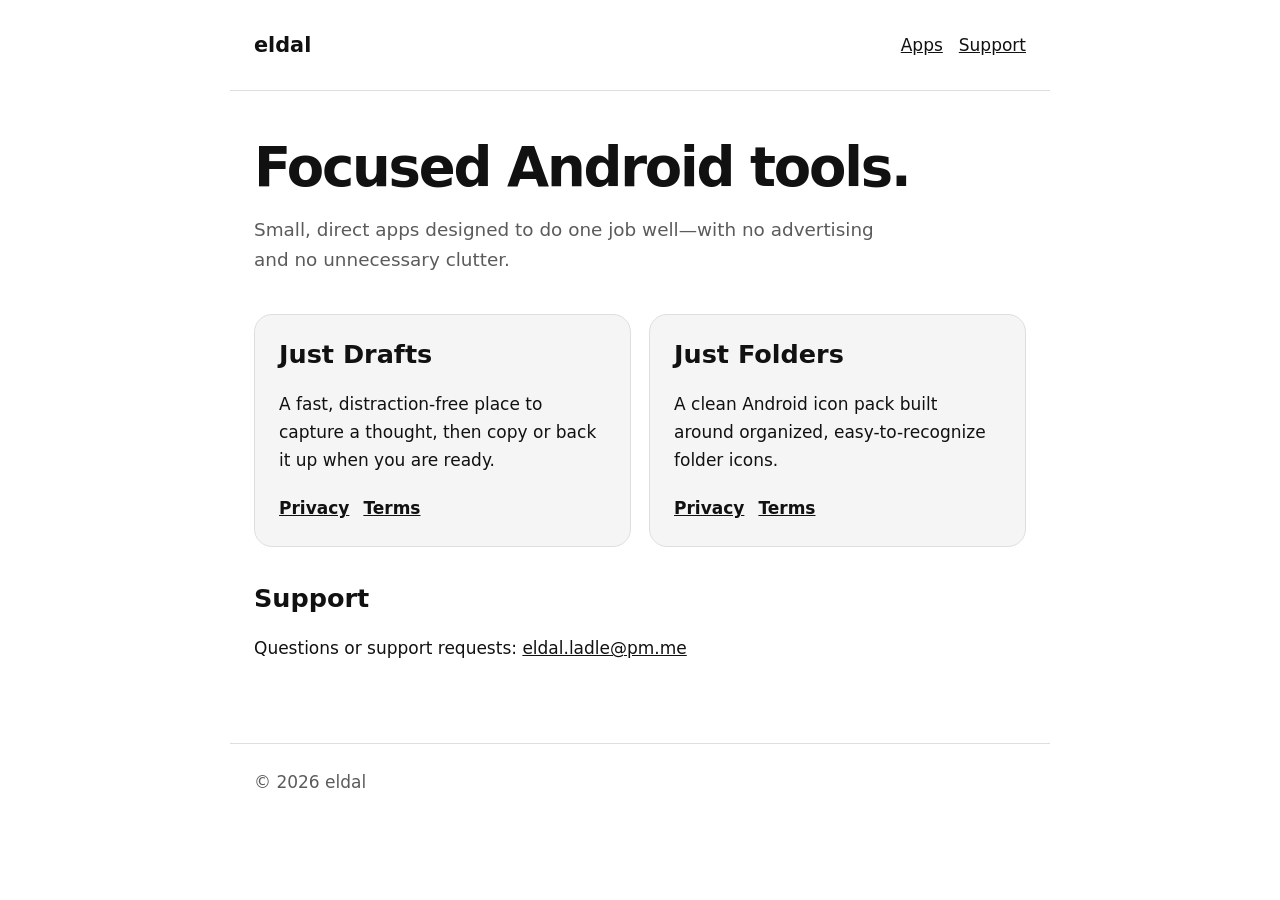
<file: index.html>
<!doctype html>
<html lang="en"><head><meta charset="utf-8"><meta name="viewport" content="width=device-width,initial-scale=1"><title>eldal Android apps</title><meta name="description" content="Official information and policies for Android apps published by eldal."><link rel="stylesheet" href="styles.css"></head>
<body><header><a class="brand" href="index.html">eldal</a><nav><a href="#apps">Apps</a><a href="mailto:eldal.ladle@pm.me">Support</a></nav></header>
<main><h1>Focused Android tools.</h1><p class="lede">Small, direct apps designed to do one job well—with no advertising and no unnecessary clutter.</p>
<section id="apps" class="apps">
<article class="card"><h2>Just Drafts</h2><p>A fast, distraction-free place to capture a thought, then copy or back it up when you are ready.</p><div class="links"><a href="just-drafts/privacy.html">Privacy</a><a href="just-drafts/terms.html">Terms</a></div></article>
<article class="card"><h2>Just Folders</h2><p>A clean Android icon pack built around organized, easy-to-recognize folder icons.</p><div class="links"><a href="just-folders/privacy.html">Privacy</a><a href="just-folders/terms.html">Terms</a></div></article>
</section>
<h2>Support</h2><p>Questions or support requests: <a href="mailto:eldal.ladle@pm.me">eldal.ladle@pm.me</a></p></main>
<footer>© 2026 eldal</footer></body></html>
</file>
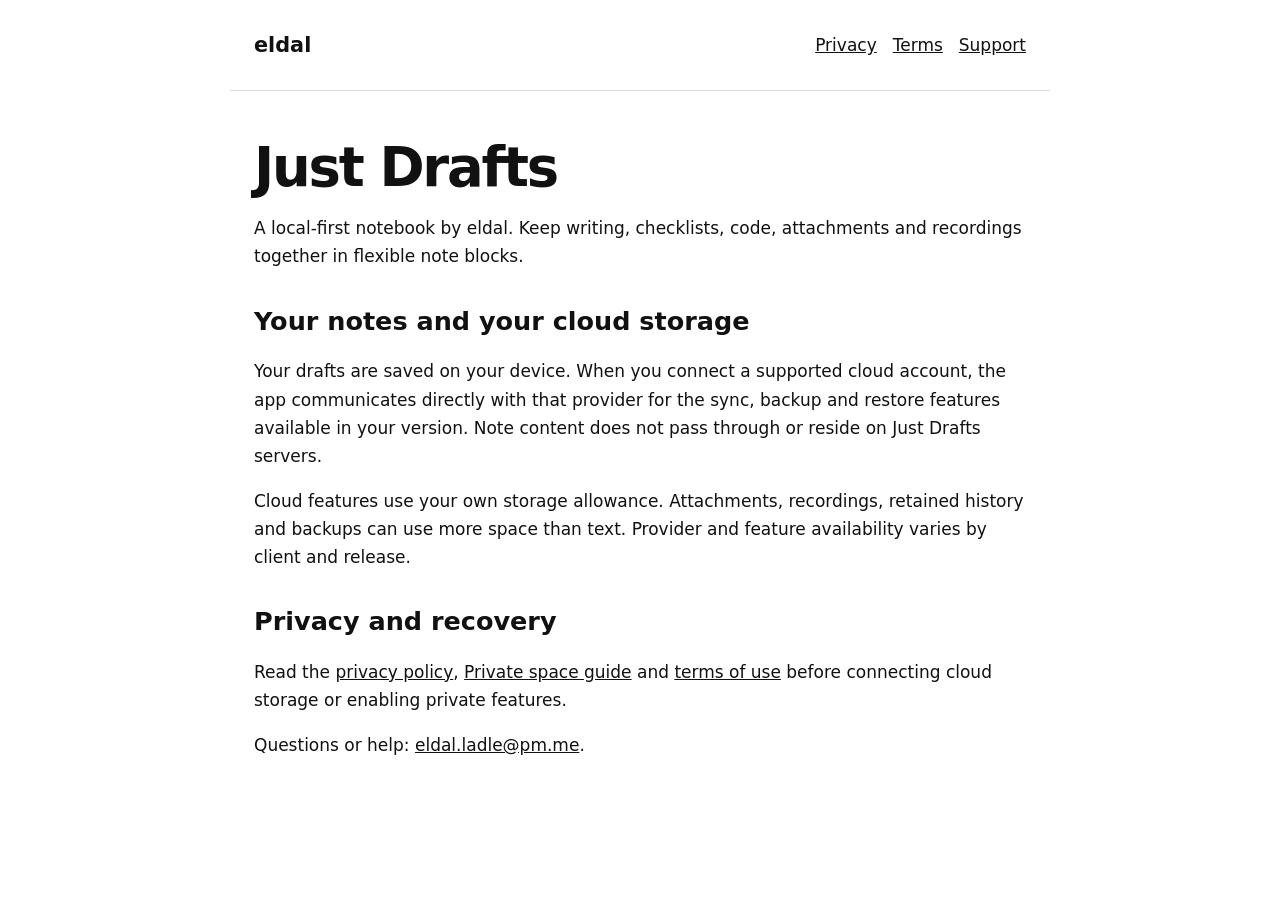
<file: just-drafts/index.html>
<!doctype html><html lang="en"><head><meta charset="utf-8"><meta name="viewport" content="width=device-width,initial-scale=1"><title>Just Drafts by eldal</title><link rel="stylesheet" href="../styles.css"></head><body><header><a class="brand" href="../index.html">eldal</a><nav><a href="privacy.html">Privacy</a><a href="terms.html">Terms</a><a href="mailto:eldal.ladle@pm.me">Support</a></nav></header><main><h1>Just Drafts</h1><p>A local-first notebook by eldal. Keep writing, checklists, code, attachments and recordings together in flexible note blocks.</p><h2>Your notes and your cloud storage</h2><p>Your drafts are saved on your device. When you connect a supported cloud account, the app communicates directly with that provider for the sync, backup and restore features available in your version. Note content does not pass through or reside on Just Drafts servers.</p><p>Cloud features use your own storage allowance. Attachments, recordings, retained history and backups can use more space than text. Provider and feature availability varies by client and release.</p><h2>Privacy and recovery</h2><p>Read the <a href="privacy.html">privacy policy</a>, <a href="private-space.html">Private space guide</a> and <a href="terms.html">terms of use</a> before connecting cloud storage or enabling private features.</p><p>Questions or help: <a href="mailto:eldal.ladle@pm.me">eldal.ladle@pm.me</a>.</p></main></body></html>
</file>
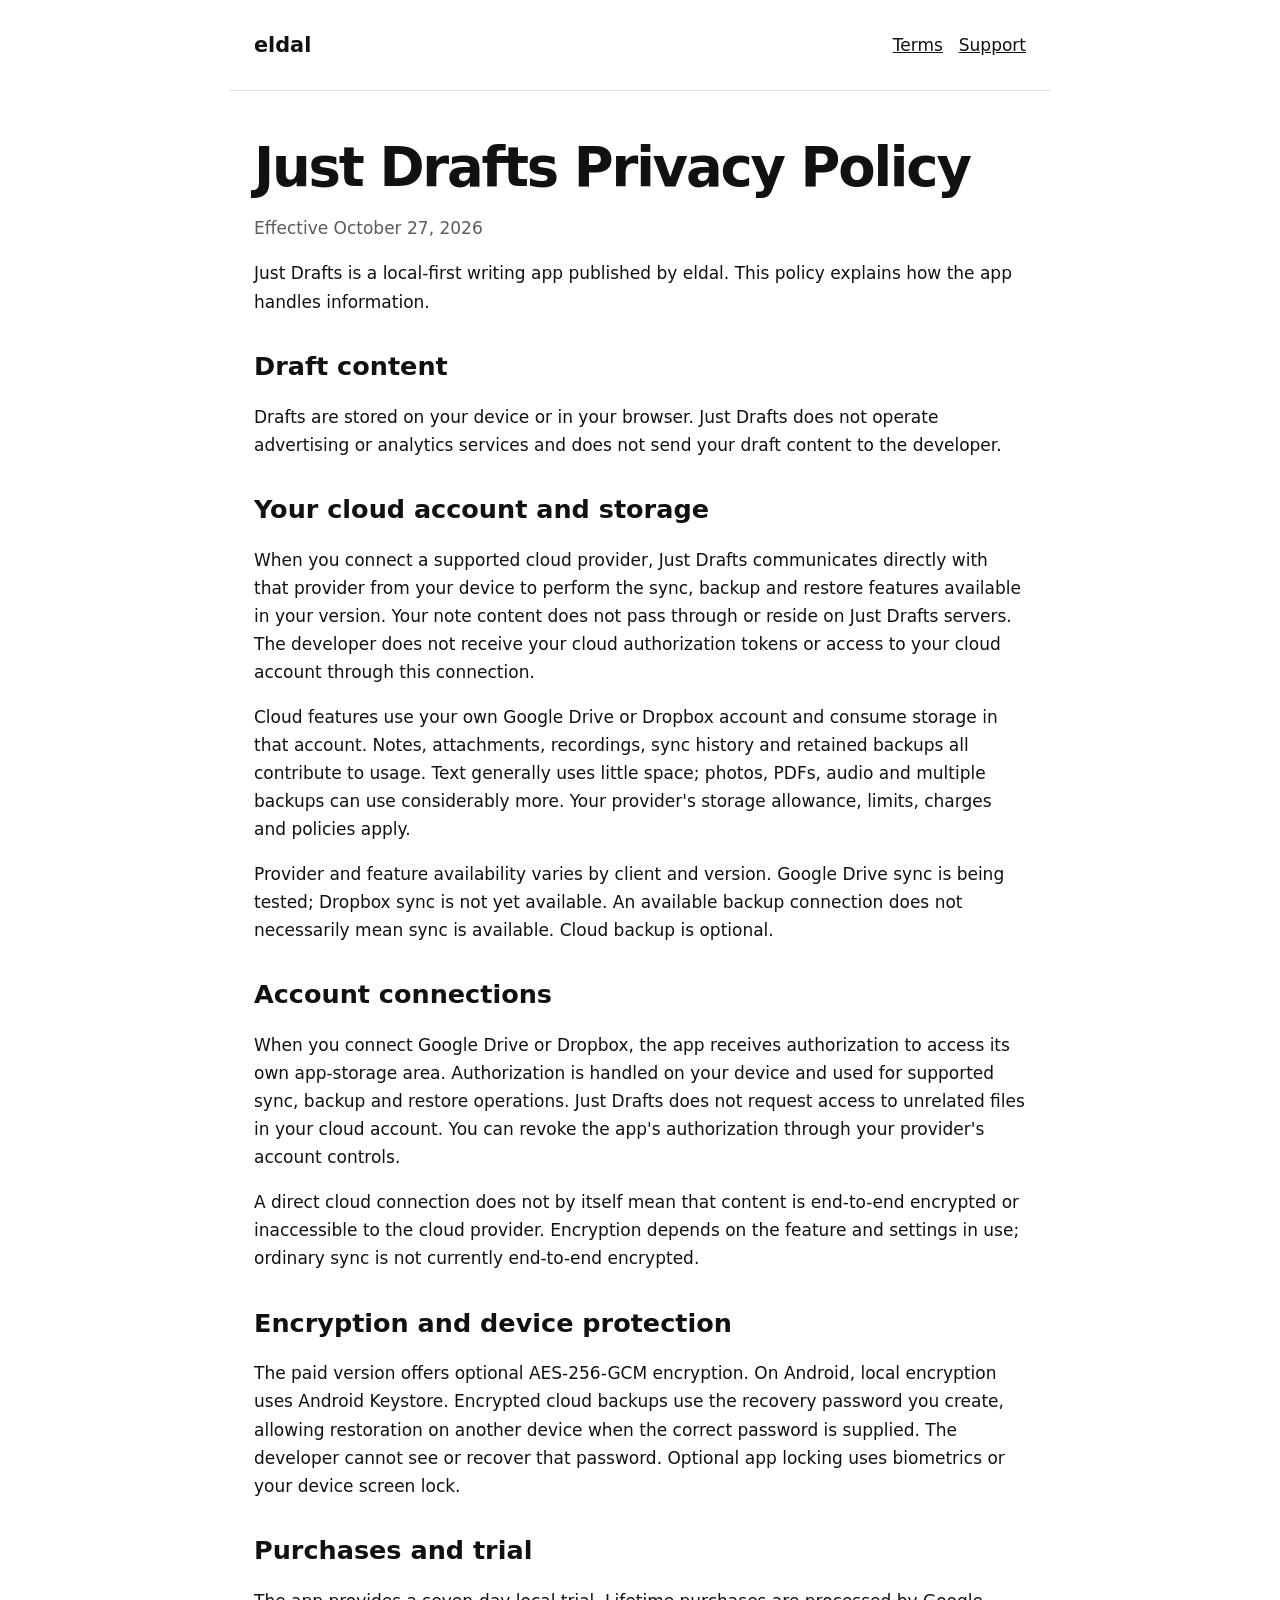
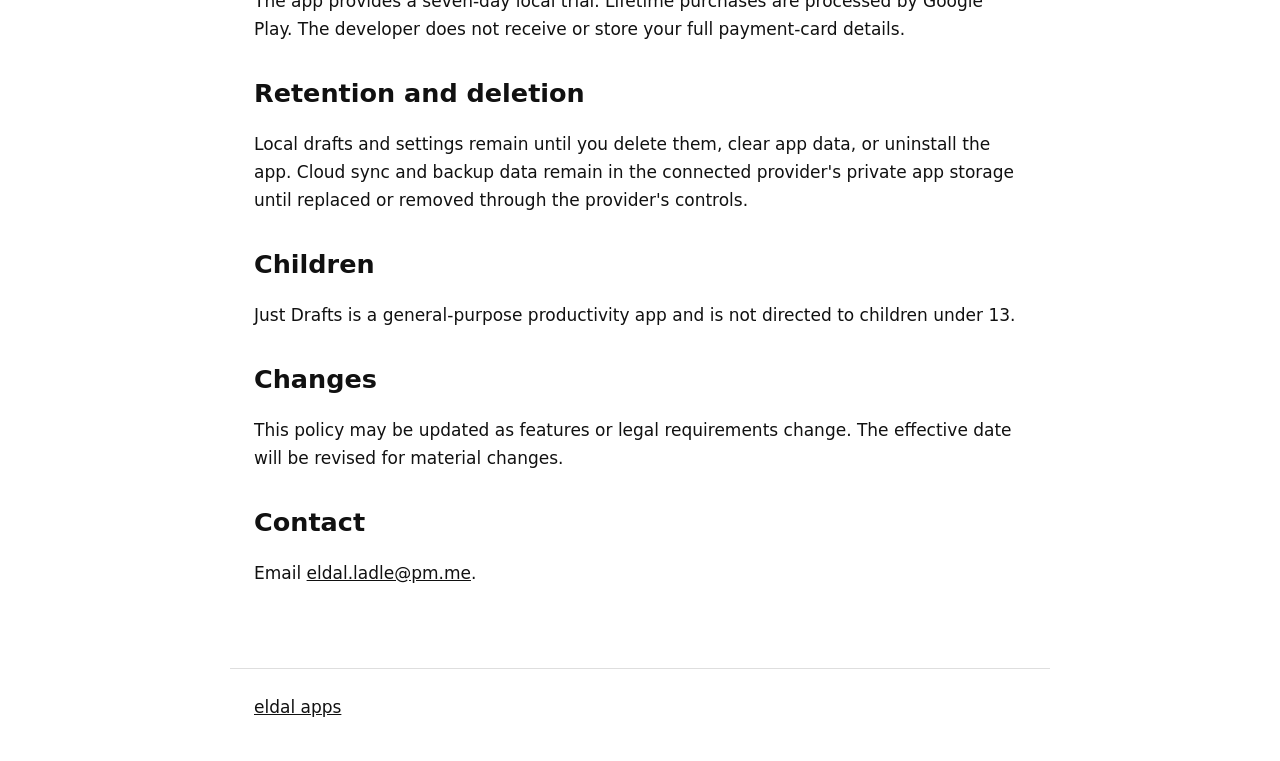
<file: just-drafts/privacy.html>
<!doctype html><html lang="en"><head><meta charset="utf-8"><meta name="viewport" content="width=device-width,initial-scale=1"><title>Just Drafts Privacy Policy</title><link rel="stylesheet" href="../styles.css"></head>
<body><header><a class="brand" href="../index.html">eldal</a><nav><a href="terms.html">Terms</a><a href="mailto:eldal.ladle@pm.me">Support</a></nav></header><main>
<h1>Just Drafts Privacy Policy</h1><p class="date">Effective October 27, 2026</p><p>Just Drafts is a local-first writing app published by eldal. This policy explains how the app handles information.</p>
<h2>Draft content</h2><p>Drafts are stored on your device or in your browser. Just Drafts does not operate advertising or analytics services and does not send your draft content to the developer.</p>
<h2>Your cloud account and storage</h2><p>When you connect a supported cloud provider, Just Drafts communicates directly with that provider from your device to perform the sync, backup and restore features available in your version. Your note content does not pass through or reside on Just Drafts servers. The developer does not receive your cloud authorization tokens or access to your cloud account through this connection.</p><p>Cloud features use your own Google Drive or Dropbox account and consume storage in that account. Notes, attachments, recordings, sync history and retained backups all contribute to usage. Text generally uses little space; photos, PDFs, audio and multiple backups can use considerably more. Your provider's storage allowance, limits, charges and policies apply.</p><p>Provider and feature availability varies by client and version. Google Drive sync is being tested; Dropbox sync is not yet available. An available backup connection does not necessarily mean sync is available. Cloud backup is optional.</p>
<h2>Account connections</h2><p>When you connect Google Drive or Dropbox, the app receives authorization to access its own app-storage area. Authorization is handled on your device and used for supported sync, backup and restore operations. Just Drafts does not request access to unrelated files in your cloud account. You can revoke the app's authorization through your provider's account controls.</p><p>A direct cloud connection does not by itself mean that content is end-to-end encrypted or inaccessible to the cloud provider. Encryption depends on the feature and settings in use; ordinary sync is not currently end-to-end encrypted.</p>
<h2>Encryption and device protection</h2><p>The paid version offers optional AES-256-GCM encryption. On Android, local encryption uses Android Keystore. Encrypted cloud backups use the recovery password you create, allowing restoration on another device when the correct password is supplied. The developer cannot see or recover that password. Optional app locking uses biometrics or your device screen lock.</p>
<h2>Purchases and trial</h2><p>The app provides a seven-day local trial. Lifetime purchases are processed by Google Play. The developer does not receive or store your full payment-card details.</p>
<h2>Retention and deletion</h2><p>Local drafts and settings remain until you delete them, clear app data, or uninstall the app. Cloud sync and backup data remain in the connected provider's private app storage until replaced or removed through the provider's controls.</p>
<h2>Children</h2><p>Just Drafts is a general-purpose productivity app and is not directed to children under 13.</p>
<h2>Changes</h2><p>This policy may be updated as features or legal requirements change. The effective date will be revised for material changes.</p>
<h2>Contact</h2><p>Email <a href="mailto:eldal.ladle@pm.me">eldal.ladle@pm.me</a>.</p></main><footer><a href="../index.html">eldal apps</a></footer></body></html>
</file>
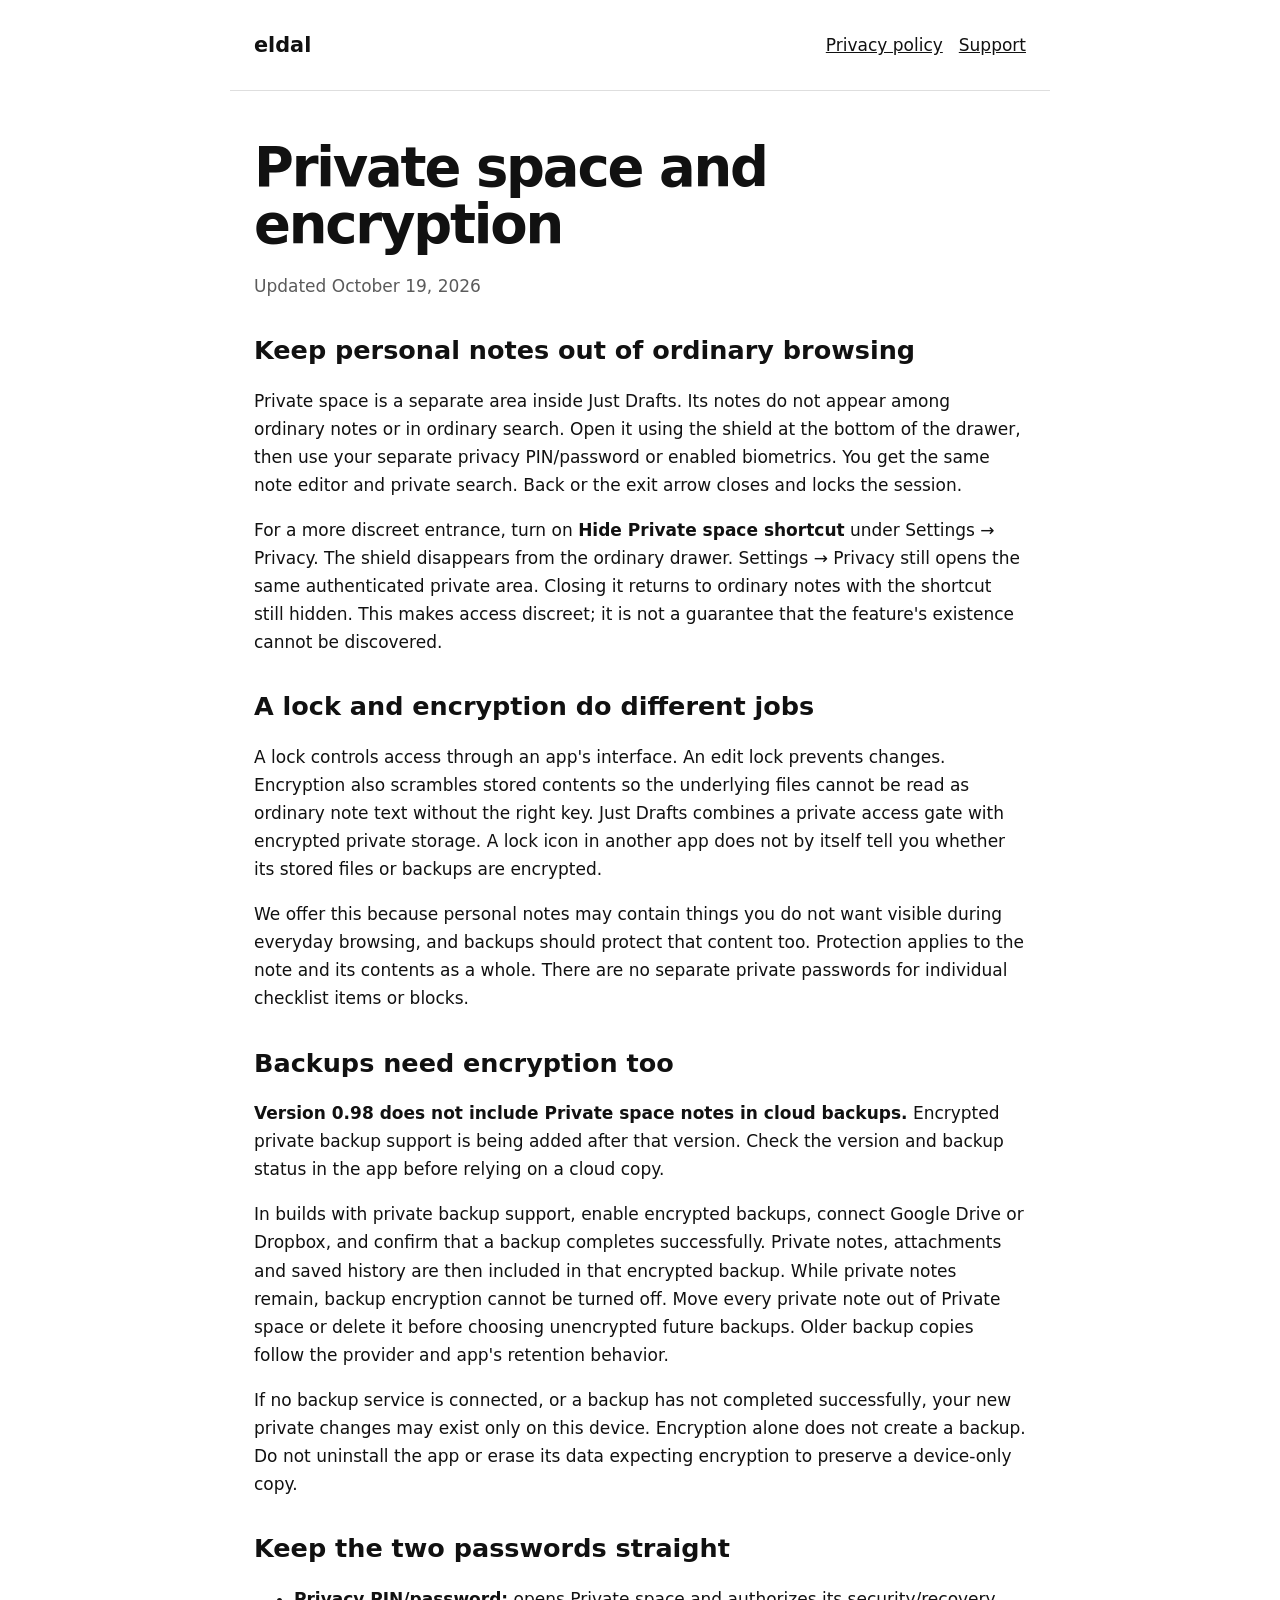
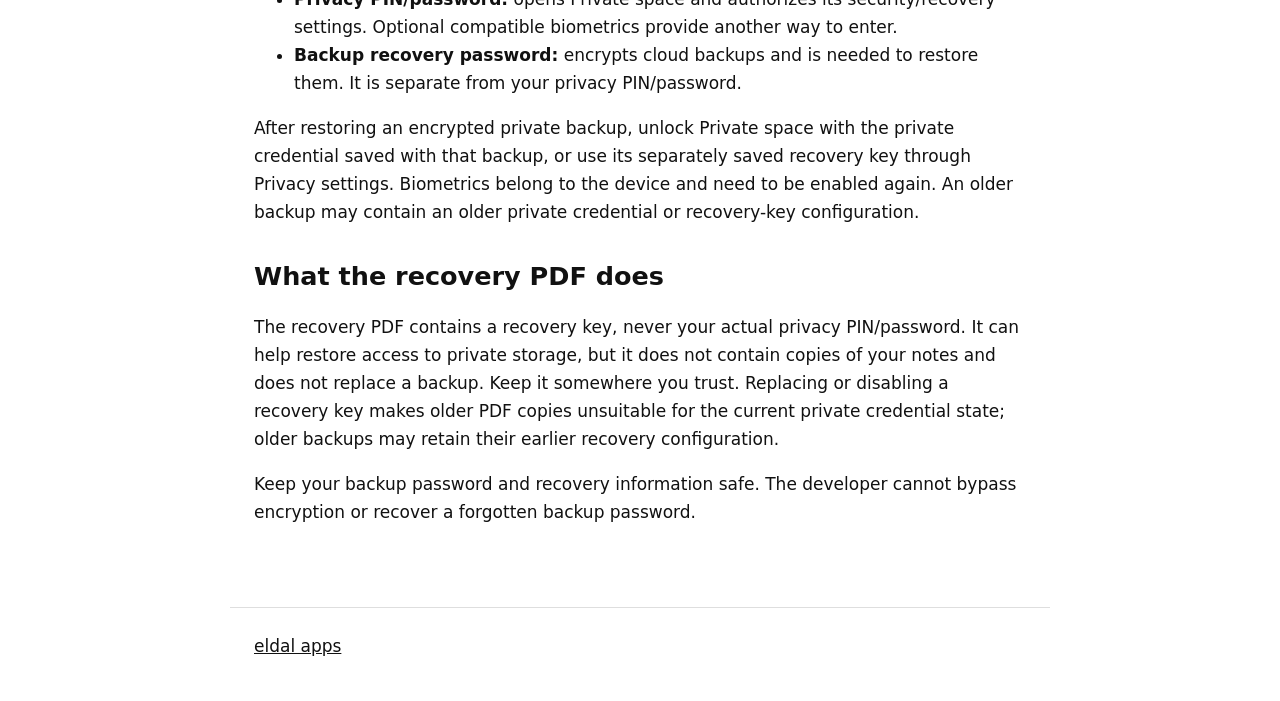
<file: just-drafts/private-space.html>
<!doctype html>
<html lang="en"><head><meta charset="utf-8"><meta name="viewport" content="width=device-width,initial-scale=1"><title>Private space and encryption — Just Drafts</title><link rel="stylesheet" href="../styles.css"></head>
<body><header><a class="brand" href="../index.html">eldal</a><nav><a href="privacy.html">Privacy policy</a><a href="mailto:eldal.ladle@pm.me">Support</a></nav></header><main>
<h1>Private space and encryption</h1><p class="date">Updated October 19, 2026</p>
<h2>Keep personal notes out of ordinary browsing</h2><p>Private space is a separate area inside Just Drafts. Its notes do not appear among ordinary notes or in ordinary search. Open it using the shield at the bottom of the drawer, then use your separate privacy PIN/password or enabled biometrics. You get the same note editor and private search. Back or the exit arrow closes and locks the session.</p>
<p>For a more discreet entrance, turn on <strong>Hide Private space shortcut</strong> under Settings → Privacy. The shield disappears from the ordinary drawer. Settings → Privacy still opens the same authenticated private area. Closing it returns to ordinary notes with the shortcut still hidden. This makes access discreet; it is not a guarantee that the feature's existence cannot be discovered.</p>
<h2>A lock and encryption do different jobs</h2><p>A lock controls access through an app's interface. An edit lock prevents changes. Encryption also scrambles stored contents so the underlying files cannot be read as ordinary note text without the right key. Just Drafts combines a private access gate with encrypted private storage. A lock icon in another app does not by itself tell you whether its stored files or backups are encrypted.</p>
<p>We offer this because personal notes may contain things you do not want visible during everyday browsing, and backups should protect that content too. Protection applies to the note and its contents as a whole. There are no separate private passwords for individual checklist items or blocks.</p>
<h2>Backups need encryption too</h2><p><strong>Version 0.98 does not include Private space notes in cloud backups.</strong> Encrypted private backup support is being added after that version. Check the version and backup status in the app before relying on a cloud copy.</p>
<p>In builds with private backup support, enable encrypted backups, connect Google Drive or Dropbox, and confirm that a backup completes successfully. Private notes, attachments and saved history are then included in that encrypted backup. While private notes remain, backup encryption cannot be turned off. Move every private note out of Private space or delete it before choosing unencrypted future backups. Older backup copies follow the provider and app's retention behavior.</p>
<p>If no backup service is connected, or a backup has not completed successfully, your new private changes may exist only on this device. Encryption alone does not create a backup. Do not uninstall the app or erase its data expecting encryption to preserve a device-only copy.</p>
<h2>Keep the two passwords straight</h2><ul><li><strong>Privacy PIN/password:</strong> opens Private space and authorizes its security/recovery settings. Optional compatible biometrics provide another way to enter.</li><li><strong>Backup recovery password:</strong> encrypts cloud backups and is needed to restore them. It is separate from your privacy PIN/password.</li></ul>
<p>After restoring an encrypted private backup, unlock Private space with the private credential saved with that backup, or use its separately saved recovery key through Privacy settings. Biometrics belong to the device and need to be enabled again. An older backup may contain an older private credential or recovery-key configuration.</p>
<h2>What the recovery PDF does</h2><p>The recovery PDF contains a recovery key, never your actual privacy PIN/password. It can help restore access to private storage, but it does not contain copies of your notes and does not replace a backup. Keep it somewhere you trust. Replacing or disabling a recovery key makes older PDF copies unsuitable for the current private credential state; older backups may retain their earlier recovery configuration.</p>
<p>Keep your backup password and recovery information safe. The developer cannot bypass encryption or recover a forgotten backup password.</p>
</main><footer><a href="../index.html">eldal apps</a></footer></body></html>
</file>
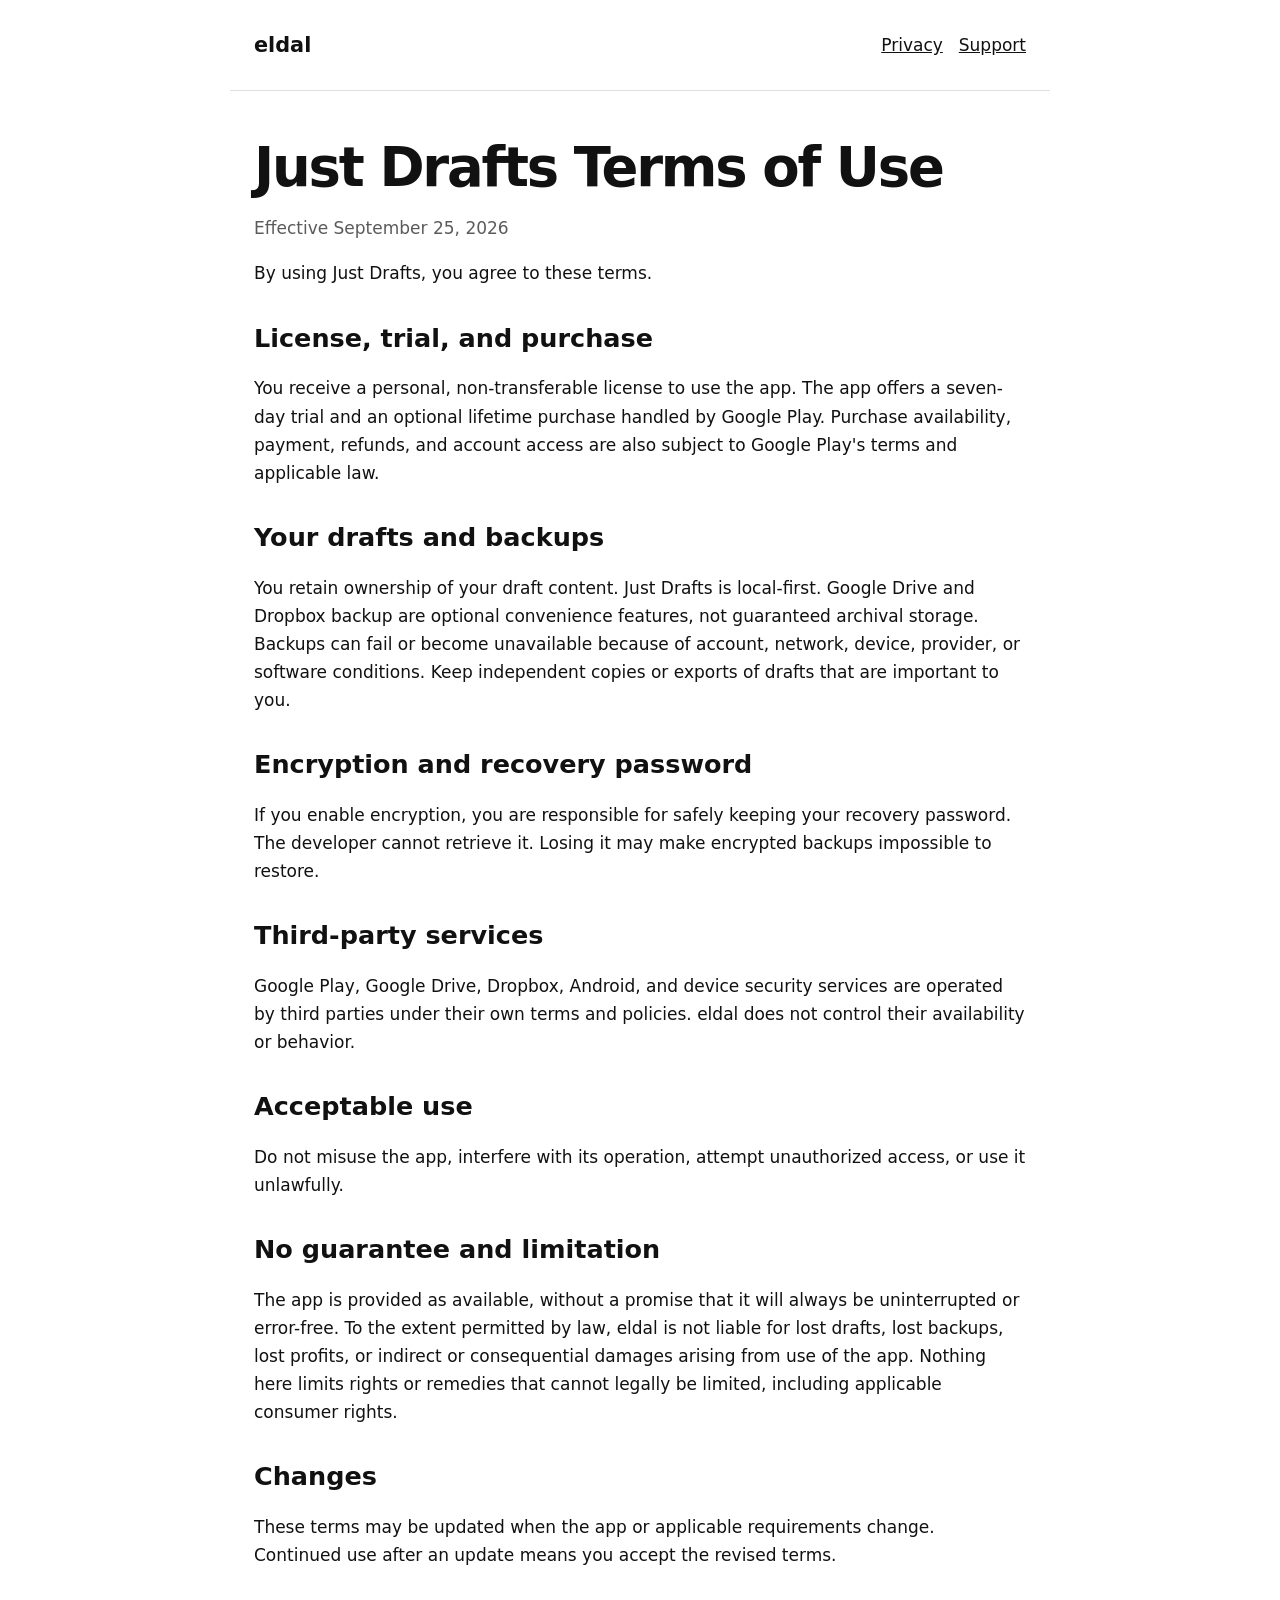
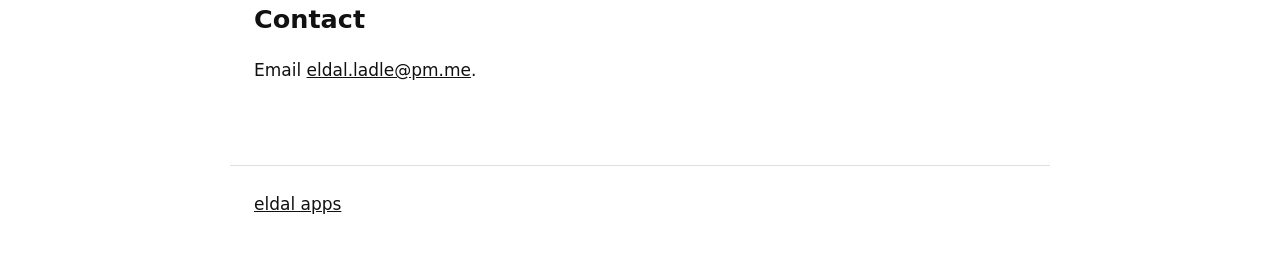
<file: just-drafts/terms.html>
<!doctype html><html lang="en"><head><meta charset="utf-8"><meta name="viewport" content="width=device-width,initial-scale=1"><title>Just Drafts Terms of Use</title><link rel="stylesheet" href="../styles.css"></head>
<body><header><a class="brand" href="../index.html">eldal</a><nav><a href="privacy.html">Privacy</a><a href="mailto:eldal.ladle@pm.me">Support</a></nav></header><main>
<h1>Just Drafts Terms of Use</h1><p class="date">Effective September 25, 2026</p><p>By using Just Drafts, you agree to these terms.</p>
<h2>License, trial, and purchase</h2><p>You receive a personal, non-transferable license to use the app. The app offers a seven-day trial and an optional lifetime purchase handled by Google Play. Purchase availability, payment, refunds, and account access are also subject to Google Play's terms and applicable law.</p>
<h2>Your drafts and backups</h2><p>You retain ownership of your draft content. Just Drafts is local-first. Google Drive and Dropbox backup are optional convenience features, not guaranteed archival storage. Backups can fail or become unavailable because of account, network, device, provider, or software conditions. Keep independent copies or exports of drafts that are important to you.</p>
<h2>Encryption and recovery password</h2><p>If you enable encryption, you are responsible for safely keeping your recovery password. The developer cannot retrieve it. Losing it may make encrypted backups impossible to restore.</p>
<h2>Third-party services</h2><p>Google Play, Google Drive, Dropbox, Android, and device security services are operated by third parties under their own terms and policies. eldal does not control their availability or behavior.</p>
<h2>Acceptable use</h2><p>Do not misuse the app, interfere with its operation, attempt unauthorized access, or use it unlawfully.</p>
<h2>No guarantee and limitation</h2><p>The app is provided as available, without a promise that it will always be uninterrupted or error-free. To the extent permitted by law, eldal is not liable for lost drafts, lost backups, lost profits, or indirect or consequential damages arising from use of the app. Nothing here limits rights or remedies that cannot legally be limited, including applicable consumer rights.</p>
<h2>Changes</h2><p>These terms may be updated when the app or applicable requirements change. Continued use after an update means you accept the revised terms.</p>
<h2>Contact</h2><p>Email <a href="mailto:eldal.ladle@pm.me">eldal.ladle@pm.me</a>.</p></main><footer><a href="../index.html">eldal apps</a></footer></body></html>
</file>
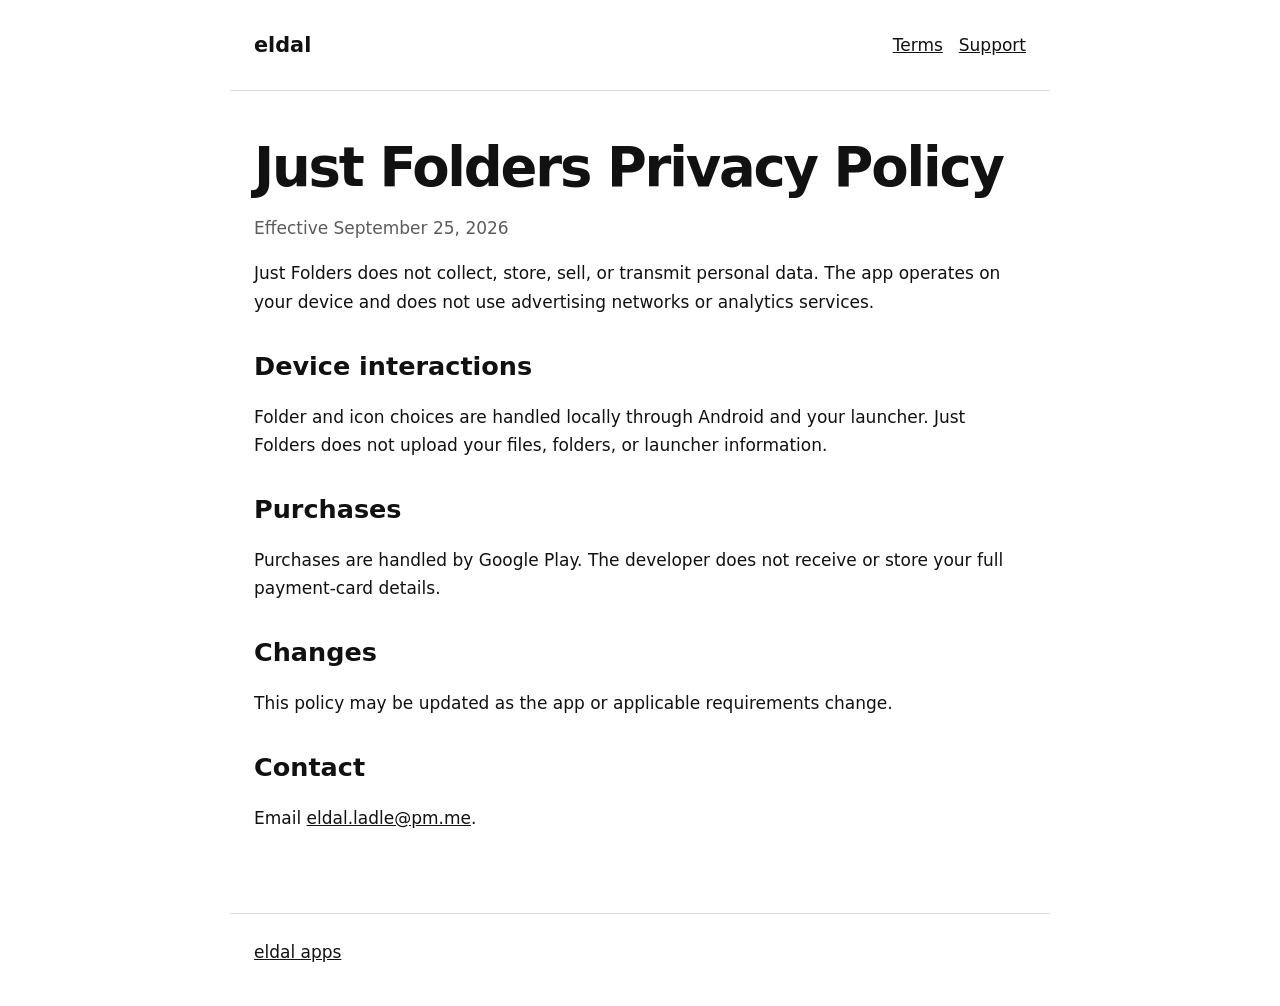
<file: just-folders/privacy.html>
<!doctype html><html lang="en"><head><meta charset="utf-8"><meta name="viewport" content="width=device-width,initial-scale=1"><title>Just Folders Privacy Policy</title><link rel="stylesheet" href="../styles.css"></head>
<body><header><a class="brand" href="../index.html">eldal</a><nav><a href="terms.html">Terms</a><a href="mailto:eldal.ladle@pm.me">Support</a></nav></header><main><h1>Just Folders Privacy Policy</h1><p class="date">Effective September 25, 2026</p><p>Just Folders does not collect, store, sell, or transmit personal data. The app operates on your device and does not use advertising networks or analytics services.</p><h2>Device interactions</h2><p>Folder and icon choices are handled locally through Android and your launcher. Just Folders does not upload your files, folders, or launcher information.</p><h2>Purchases</h2><p>Purchases are handled by Google Play. The developer does not receive or store your full payment-card details.</p><h2>Changes</h2><p>This policy may be updated as the app or applicable requirements change.</p><h2>Contact</h2><p>Email <a href="mailto:eldal.ladle@pm.me">eldal.ladle@pm.me</a>.</p></main><footer><a href="../index.html">eldal apps</a></footer></body></html>
</file>
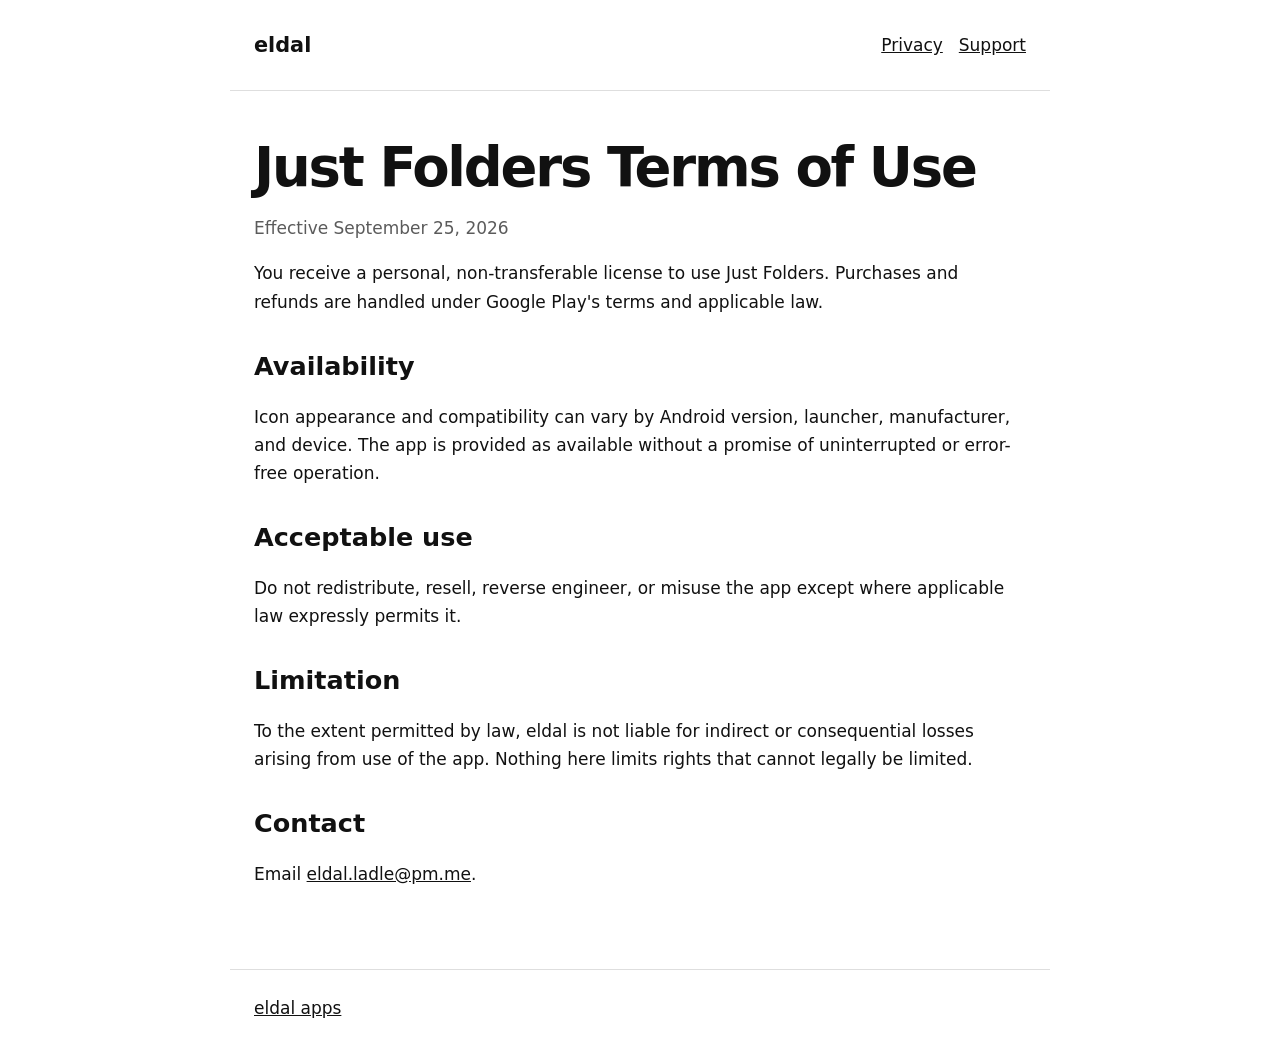
<file: just-folders/terms.html>
<!doctype html><html lang="en"><head><meta charset="utf-8"><meta name="viewport" content="width=device-width,initial-scale=1"><title>Just Folders Terms of Use</title><link rel="stylesheet" href="../styles.css"></head>
<body><header><a class="brand" href="../index.html">eldal</a><nav><a href="privacy.html">Privacy</a><a href="mailto:eldal.ladle@pm.me">Support</a></nav></header><main><h1>Just Folders Terms of Use</h1><p class="date">Effective September 25, 2026</p><p>You receive a personal, non-transferable license to use Just Folders. Purchases and refunds are handled under Google Play's terms and applicable law.</p><h2>Availability</h2><p>Icon appearance and compatibility can vary by Android version, launcher, manufacturer, and device. The app is provided as available without a promise of uninterrupted or error-free operation.</p><h2>Acceptable use</h2><p>Do not redistribute, resell, reverse engineer, or misuse the app except where applicable law expressly permits it.</p><h2>Limitation</h2><p>To the extent permitted by law, eldal is not liable for indirect or consequential losses arising from use of the app. Nothing here limits rights that cannot legally be limited.</p><h2>Contact</h2><p>Email <a href="mailto:eldal.ladle@pm.me">eldal.ladle@pm.me</a>.</p></main><footer><a href="../index.html">eldal apps</a></footer></body></html>
</file>
<file: styles.css>
:root { color-scheme: light dark; --bg:#fff; --ink:#111; --muted:#5b5b5b; --line:#dedede; --card:#f5f5f5; --accent:#111; }
@media (prefers-color-scheme: dark) { :root { --bg:#000; --ink:#f7f7f7; --muted:#b5b5b5; --line:#333; --card:#151515; --accent:#fff; } }
* { box-sizing: border-box; }
body { margin:0; background:var(--bg); color:var(--ink); font:17px/1.65 system-ui,-apple-system,sans-serif; }
header, main, footer { max-width:820px; margin:auto; padding-left:24px; padding-right:24px; }
header { display:flex; align-items:center; justify-content:space-between; gap:20px; padding-top:28px; padding-bottom:28px; border-bottom:1px solid var(--line); }
.brand { color:var(--ink); font-size:1.3rem; font-weight:750; text-decoration:none; }
nav { display:flex; flex-wrap:wrap; gap:16px; }
nav a, a { color:var(--ink); }
main { padding-top:48px; padding-bottom:64px; }
h1 { font-size:clamp(2rem,6vw,3.4rem); line-height:1.05; margin:0 0 18px; letter-spacing:-.04em; }
h2 { margin-top:2.2rem; line-height:1.2; }
.lede { max-width:650px; color:var(--muted); font-size:1.15rem; }
.apps { display:grid; grid-template-columns:repeat(auto-fit,minmax(260px,1fr)); gap:18px; margin-top:38px; }
.card { background:var(--card); border:1px solid var(--line); border-radius:18px; padding:24px; }
.card h2 { margin-top:0; }
.links { display:flex; flex-wrap:wrap; gap:14px; margin-top:20px; }
.links a { font-weight:650; }
.date, .muted { color:var(--muted); }
footer { border-top:1px solid var(--line); color:var(--muted); padding-top:24px; padding-bottom:40px; }
</file>
